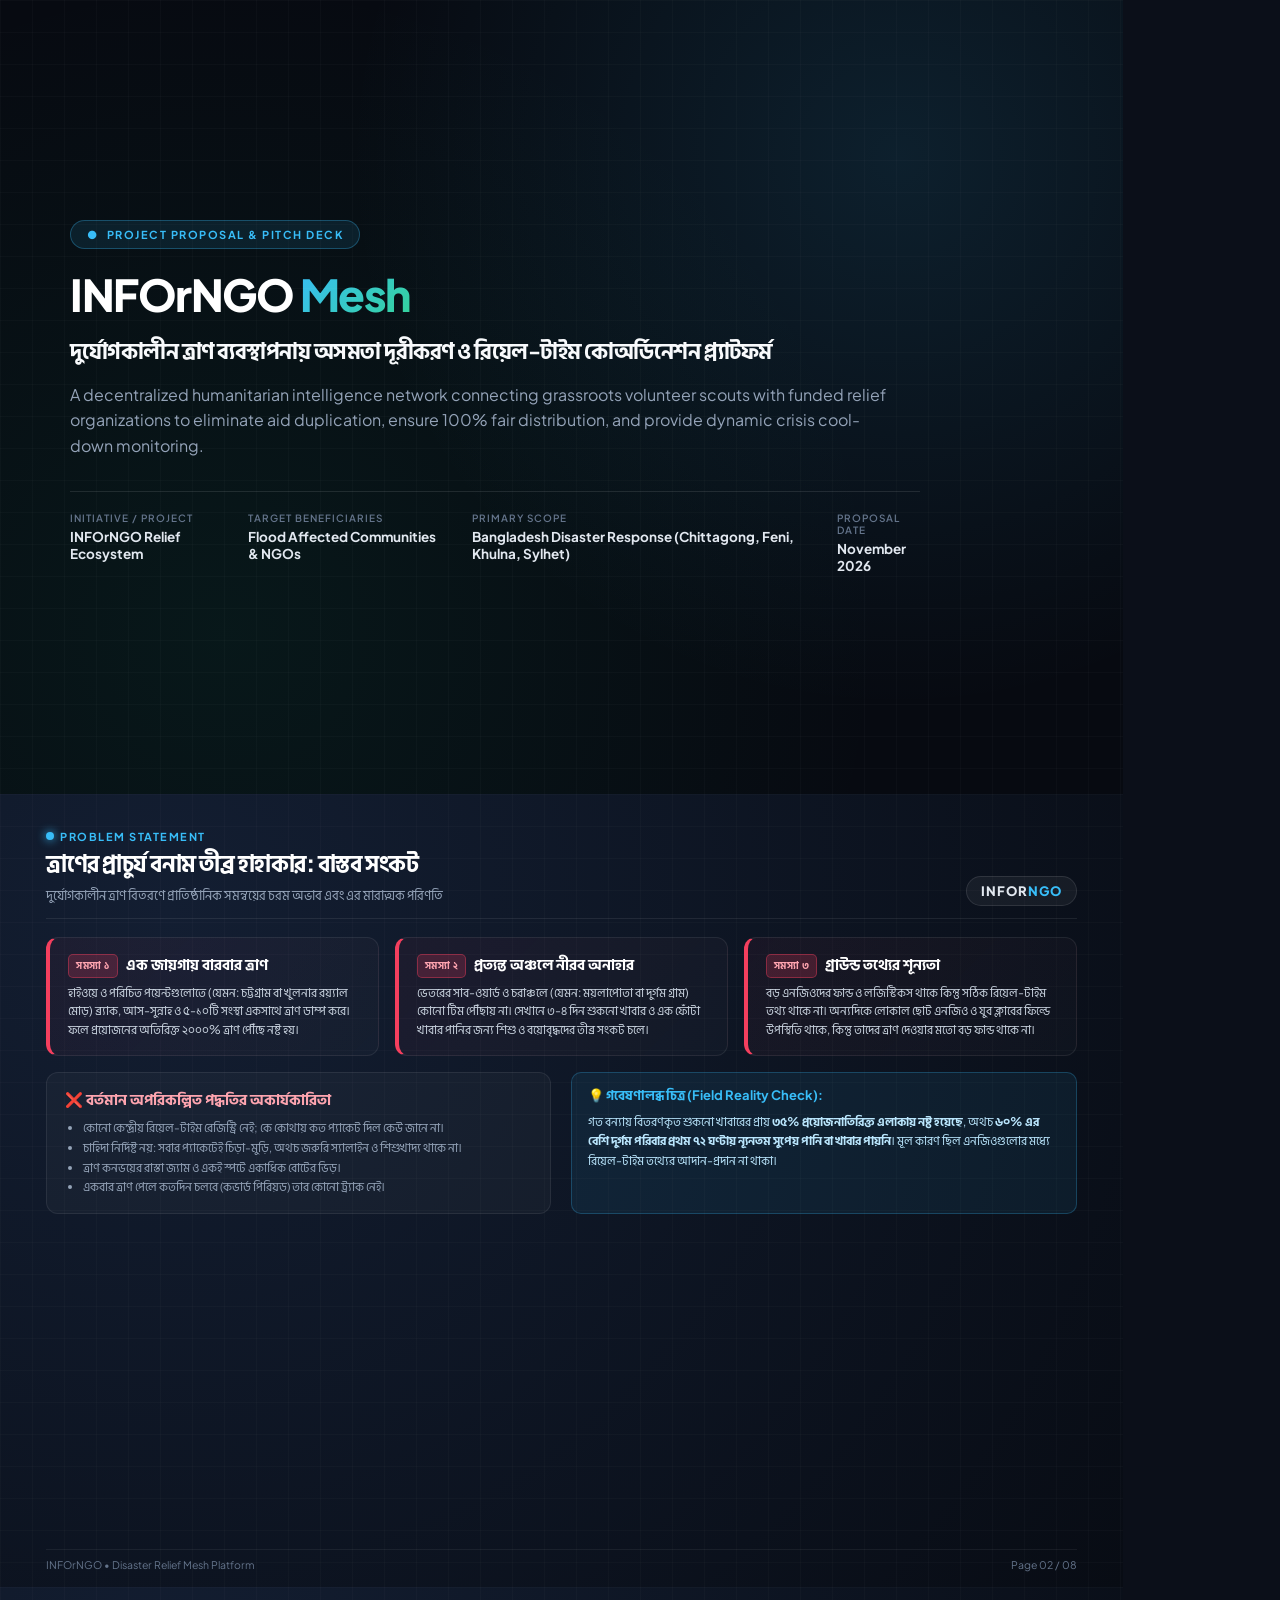
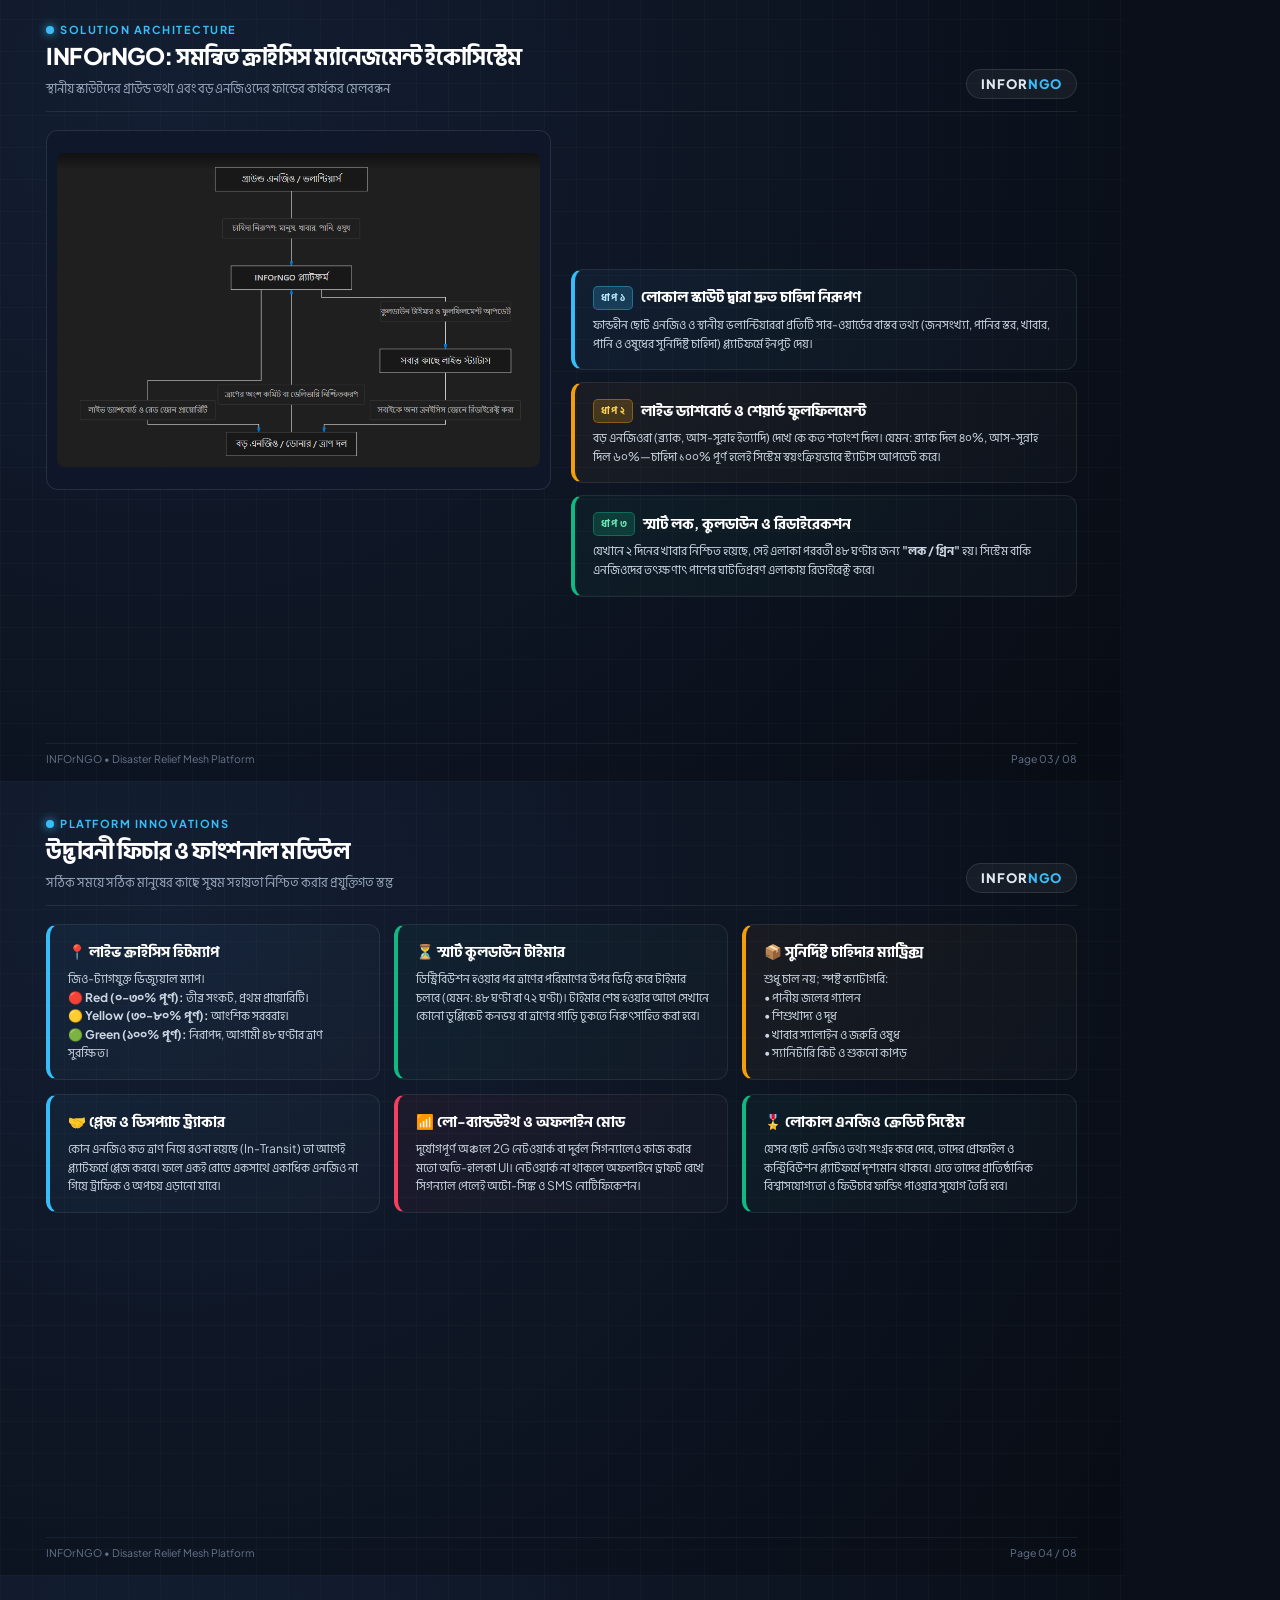
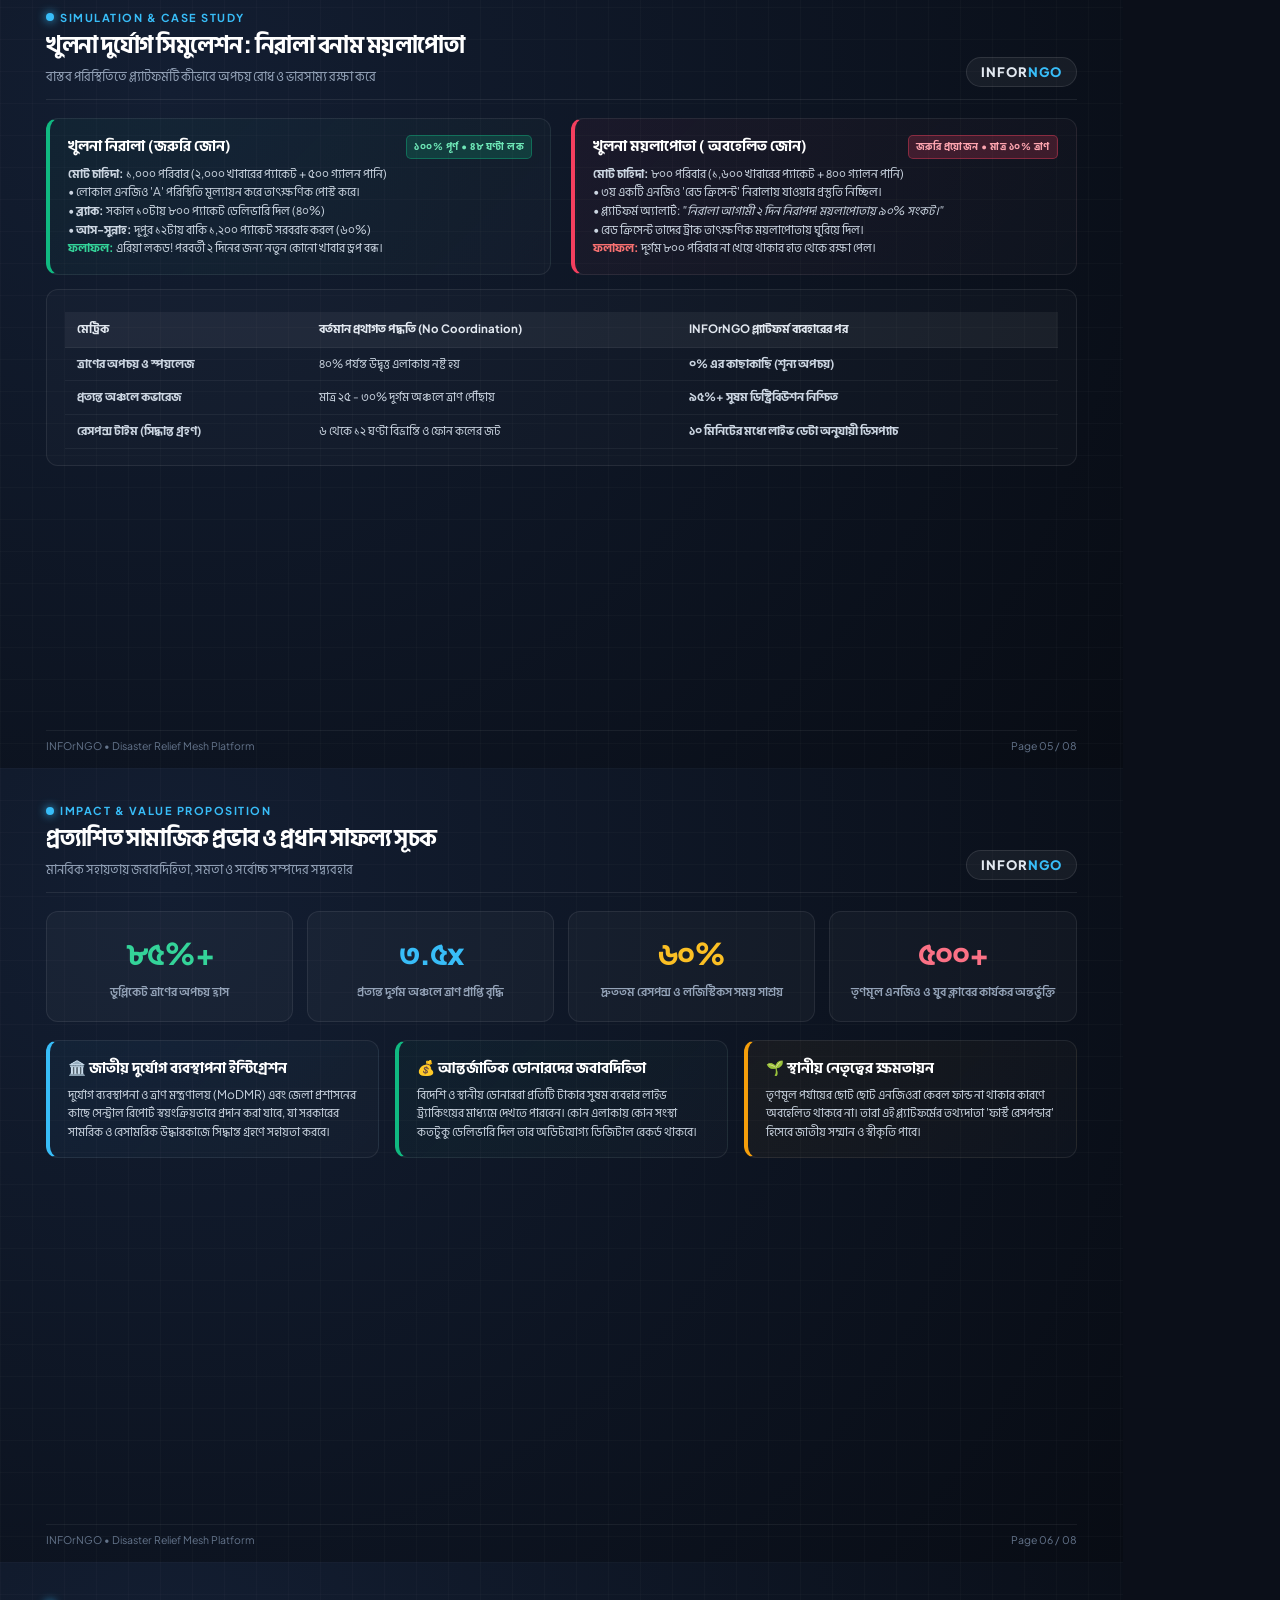
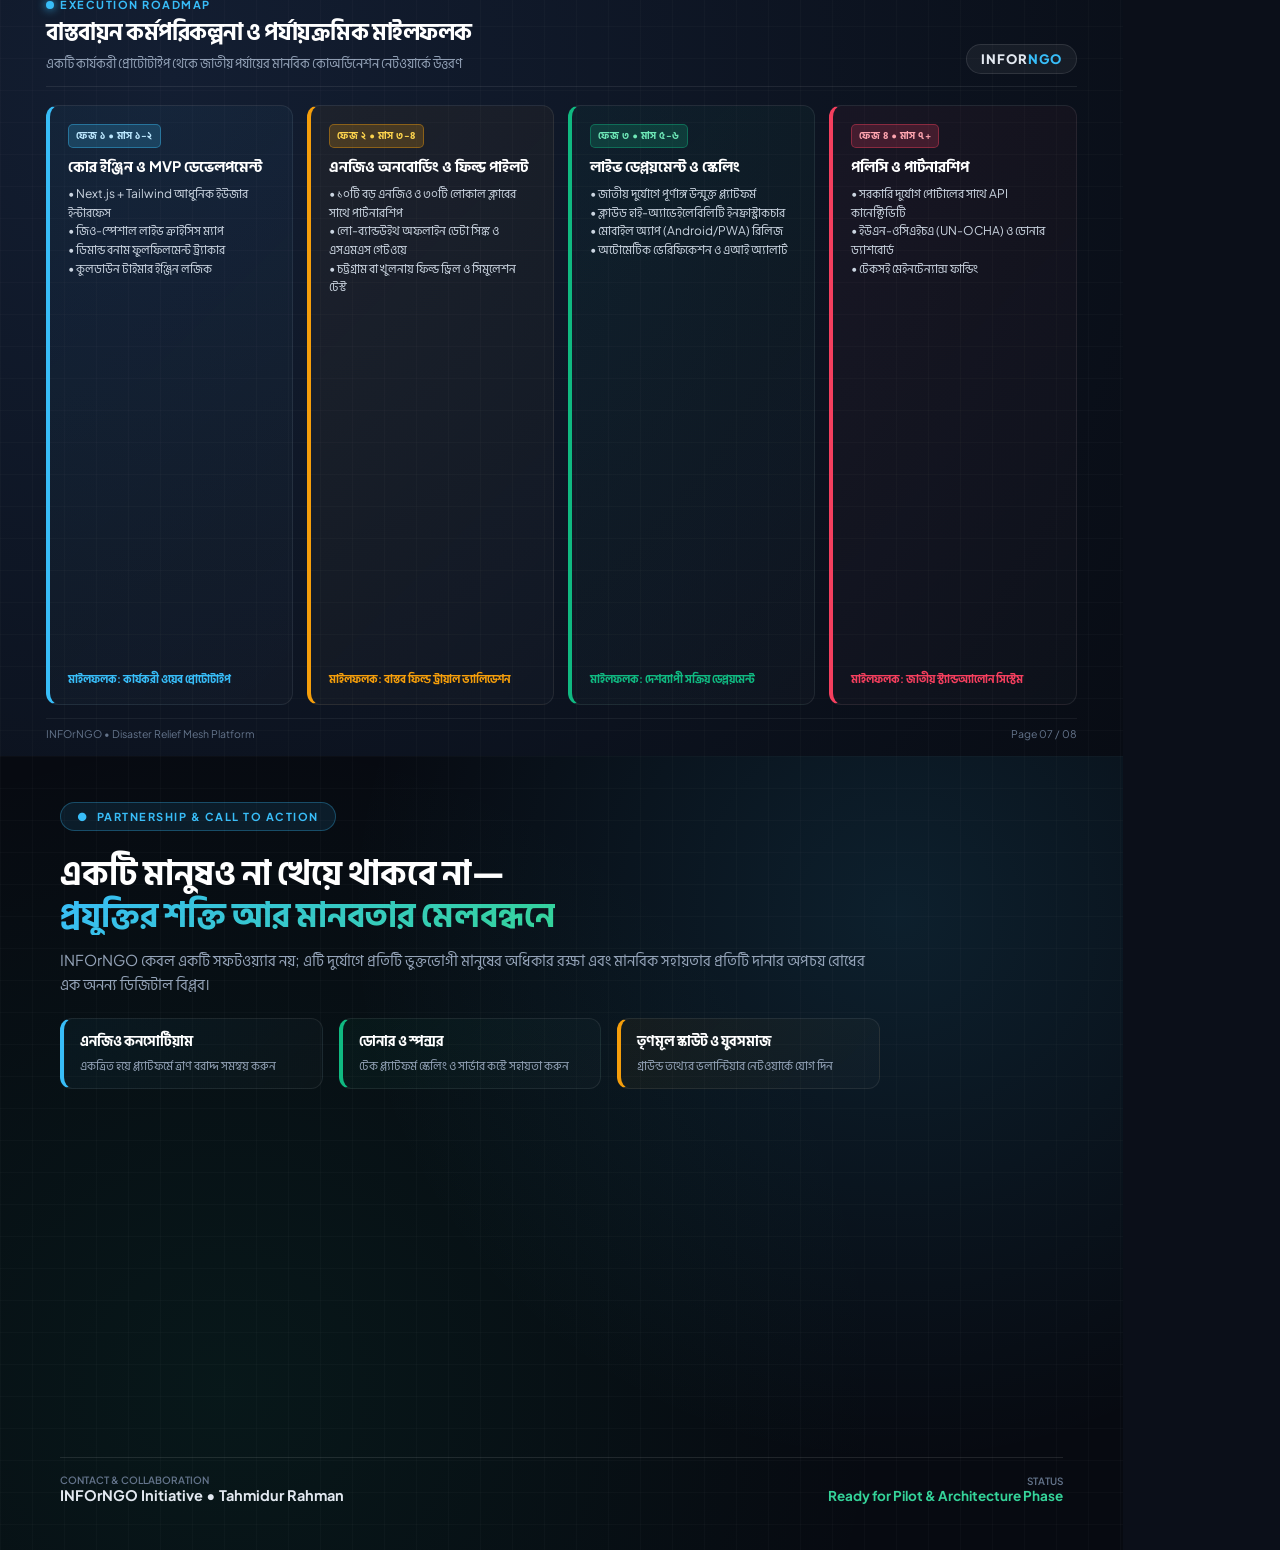
<file: pitch_deck.html>
<!DOCTYPE html>
<html lang="bn">
<head>
  <meta charset="UTF-8">
  <title>INFOrNGO Pitch Deck & Proposal</title>
  <style>
    @import url('https://fonts.googleapis.com/css2?family=Hind+Siliguri:wght@300;400;500;600;700&family=Plus+Jakarta+Sans:wght@400;500;600;700;800&display=swap');

    @page {
      size: A4 landscape;
      margin: 0;
    }

    * {
      box-sizing: border-box;
      margin: 0;
      padding: 0;
    }

    body {
      font-family: 'Plus Jakarta Sans', 'Hind Siliguri', sans-serif;
      background-color: #0B0F19;
      color: #F1F5F9;
      -webkit-print-color-adjust: exact;
      print-color-adjust: exact;
    }

    .slide {
      width: 297mm;
      height: 210mm;
      max-height: 210mm;
      overflow: hidden;
      page-break-after: always;
      position: relative;
      padding: 36px 46px;
      display: flex;
      flex-direction: column;
      background: radial-gradient(circle at 15% 15%, #131E32 0%, #080C14 100%);
    }

    .slide::before {
      content: "";
      position: absolute;
      top: 0; left: 0; right: 0; bottom: 0;
      background-image: linear-gradient(rgba(255, 255, 255, 0.02) 1px, transparent 1px),
                        linear-gradient(90deg, rgba(255, 255, 255, 0.02) 1px, transparent 1px);
      background-size: 32px 32px;
      pointer-events: none;
    }

    .slide-header {
      display: flex;
      justify-content: space-between;
      align-items: flex-end;
      border-bottom: 1px solid rgba(255, 255, 255, 0.08);
      padding-bottom: 12px;
      margin-bottom: 18px;
      position: relative;
      z-index: 10;
    }

    .slide-tag {
      font-size: 11px;
      font-weight: 700;
      text-transform: uppercase;
      letter-spacing: 1.5px;
      color: #38BDF8;
      display: flex;
      align-items: center;
      gap: 6px;
      margin-bottom: 3px;
    }

    .slide-tag::before {
      content: "";
      width: 8px;
      height: 8px;
      background: #38BDF8;
      border-radius: 50%;
      display: inline-block;
      box-shadow: 0 0 10px #38BDF8;
    }

    .slide-title {
      font-size: 23px;
      font-weight: 800;
      color: #FFFFFF;
      letter-spacing: -0.5px;
    }

    .slide-subtitle {
      font-size: 12.5px;
      color: #94A3B8;
      font-weight: 400;
      margin-top: 2px;
    }

    .header-logo {
      font-size: 13px;
      font-weight: 800;
      letter-spacing: 1px;
      color: #E2E8F0;
      background: rgba(255, 255, 255, 0.05);
      padding: 6px 14px;
      border-radius: 20px;
      border: 1px solid rgba(255, 255, 255, 0.1);
    }
    .header-logo span {
      color: #38BDF8;
    }

    .slide-footer {
      position: absolute;
      bottom: 16px;
      left: 46px;
      right: 46px;
      display: flex;
      justify-content: space-between;
      font-size: 10.5px;
      color: #64748B;
      border-top: 1px solid rgba(255, 255, 255, 0.06);
      padding-top: 8px;
      z-index: 10;
    }

    .slide-content {
      flex: 1;
      position: relative;
      z-index: 5;
    }

    .grid-2 {
      display: grid;
      grid-template-columns: 1fr 1fr;
      gap: 20px;
    }

    .grid-3 {
      display: grid;
      grid-template-columns: repeat(3, 1fr);
      gap: 16px;
    }

    .grid-4 {
      display: grid;
      grid-template-columns: repeat(4, 1fr);
      gap: 14px;
    }

    .card {
      background: rgba(255, 255, 255, 0.03);
      border: 1px solid rgba(255, 255, 255, 0.08);
      border-radius: 12px;
      padding: 16px 18px;
      position: relative;
    }

    .card-accent-blue {
      border-left: 4px solid #38BDF8;
      background: linear-gradient(135deg, rgba(56, 189, 248, 0.05) 0%, rgba(255, 255, 255, 0.02) 100%);
    }

    .card-accent-red {
      border-left: 4px solid #F43F5E;
      background: linear-gradient(135deg, rgba(244, 63, 94, 0.05) 0%, rgba(255, 255, 255, 0.02) 100%);
    }

    .card-accent-emerald {
      border-left: 4px solid #10B981;
      background: linear-gradient(135deg, rgba(16, 185, 129, 0.05) 0%, rgba(255, 255, 255, 0.02) 100%);
    }

    .card-accent-amber {
      border-left: 4px solid #F59E0B;
      background: linear-gradient(135deg, rgba(245, 158, 11, 0.05) 0%, rgba(255, 255, 255, 0.02) 100%);
    }

    .card-title {
      font-size: 14.5px;
      font-weight: 700;
      color: #FFFFFF;
      margin-bottom: 6px;
      display: flex;
      align-items: center;
      gap: 8px;
    }

    .card-text {
      font-size: 12px;
      line-height: 1.55;
      color: #CBD5E1;
    }

    .badge {
      display: inline-block;
      font-size: 9.5px;
      font-weight: 700;
      padding: 3px 7px;
      border-radius: 5px;
      text-transform: uppercase;
      letter-spacing: 0.5px;
    }
    .badge-red { background: rgba(244, 63, 94, 0.2); color: #FDA4AF; border: 1px solid rgba(244, 63, 94, 0.4); }
    .badge-amber { background: rgba(245, 158, 11, 0.2); color: #FCD34D; border: 1px solid rgba(245, 158, 11, 0.4); }
    .badge-green { background: rgba(16, 185, 129, 0.2); color: #6EE7B7; border: 1px solid rgba(16, 185, 129, 0.4); }
    .badge-blue { background: rgba(56, 189, 248, 0.2); color: #BAE6FD; border: 1px solid rgba(56, 189, 248, 0.4); }

    .cover-slide {
      justify-content: center;
      align-items: flex-start;
      padding: 50px 70px;
      background: radial-gradient(circle at 80% 20%, rgba(56, 189, 248, 0.12) 0%, transparent 50%),
                  radial-gradient(circle at 20% 80%, rgba(16, 185, 129, 0.08) 0%, transparent 60%),
                  #070A11;
    }

    .cover-badge {
      display: inline-flex;
      align-items: center;
      gap: 8px;
      background: rgba(56, 189, 248, 0.1);
      border: 1px solid rgba(56, 189, 248, 0.3);
      padding: 7px 16px;
      border-radius: 30px;
      font-size: 11px;
      font-weight: 700;
      color: #38BDF8;
      letter-spacing: 1.5px;
      text-transform: uppercase;
      margin-bottom: 20px;
    }

    .cover-title {
      font-size: 44px;
      font-weight: 900;
      line-height: 1.15;
      letter-spacing: -1.5px;
      color: #FFFFFF;
      margin-bottom: 14px;
    }

    .cover-title span {
      background: linear-gradient(135deg, #38BDF8 0%, #34D399 100%);
      -webkit-background-clip: text;
      -webkit-text-fill-color: transparent;
    }

    .cover-desc {
      font-size: 16px;
      line-height: 1.6;
      color: #94A3B8;
      max-width: 820px;
      margin-bottom: 32px;
      font-weight: 400;
    }

    .cover-meta {
      display: flex;
      gap: 32px;
      border-top: 1px solid rgba(255, 255, 255, 0.1);
      padding-top: 20px;
      width: 100%;
      max-width: 850px;
    }

    .meta-item {
      display: flex;
      flex-direction: column;
    }

    .meta-label {
      font-size: 10px;
      text-transform: uppercase;
      letter-spacing: 1px;
      color: #64748B;
      font-weight: 600;
      margin-bottom: 4px;
    }

    .meta-value {
      font-size: 13.5px;
      font-weight: 700;
      color: #E2E8F0;
    }

    .diagram-container {
      background: rgba(15, 23, 42, 0.8);
      border: 1px solid rgba(255, 255, 255, 0.1);
      border-radius: 12px;
      padding: 10px;
      display: flex;
      align-items: center;
      justify-content: center;
      height: 360px;
    }

    .diagram-container img {
      max-width: 100%;
      max-height: 100%;
      object-fit: contain;
      border-radius: 8px;
    }

    .stat-number {
      font-size: 30px;
      font-weight: 900;
      letter-spacing: -1px;
      margin-bottom: 4px;
    }
    .stat-number.blue { color: #38BDF8; }
    .stat-number.emerald { color: #34D399; }
    .stat-number.amber { color: #FBBF24; }
    .stat-number.rose { color: #FB7185; }

    .stat-label {
      font-size: 11.5px;
      font-weight: 600;
      color: #94A3B8;
      line-height: 1.4;
    }

    .comp-table {
      width: 100%;
      border-collapse: collapse;
      font-size: 11.5px;
      margin-top: 6px;
    }

    .comp-table th {
      text-align: left;
      padding: 8px 12px;
      background: rgba(255, 255, 255, 0.05);
      color: #E2E8F0;
      font-weight: 700;
      border-bottom: 1px solid rgba(255, 255, 255, 0.1);
    }

    .comp-table td {
      padding: 8px 12px;
      border-bottom: 1px solid rgba(255, 255, 255, 0.05);
      color: #CBD5E1;
      vertical-align: top;
      line-height: 1.45;
    }

    .comp-table tr:hover td {
      background: rgba(255, 255, 255, 0.02);
    }

    .highlight-box {
      background: rgba(56, 189, 248, 0.08);
      border: 1px solid rgba(56, 189, 248, 0.25);
      border-radius: 10px;
      padding: 12px 16px;
      font-size: 12px;
      line-height: 1.6;
      color: #BAE6FD;
    }
  </style>
</head>
<body>

  <!-- SLIDE 1: COVER -->
  <div class="slide cover-slide">
    <div class="cover-badge">
      <span>●</span> Project Proposal & Pitch Deck
    </div>
    <h1 class="cover-title">
      INFOrNGO <span>Mesh</span>
    </h1>
    <p style="font-size: 22px; font-weight: 700; color: #F8FAFC; margin-bottom: 12px; letter-spacing: -0.5px;">
      দুর্যোগকালীন ত্রাণ ব্যবস্থাপনায় অসমতা দূরীকরণ ও রিয়েল-টাইম কোঅর্ডিনেশন প্ল্যাটফর্ম
    </p>
    <p class="cover-desc">
      A decentralized humanitarian intelligence network connecting grassroots volunteer scouts with funded relief organizations to eliminate aid duplication, ensure 100% fair distribution, and provide dynamic crisis cool-down monitoring.
    </p>

    <div class="cover-meta">
      <div class="meta-item">
        <span class="meta-label">Initiative / Project</span>
        <span class="meta-value">INFOrNGO Relief Ecosystem</span>
      </div>
      <div class="meta-item">
        <span class="meta-label">Target Beneficiaries</span>
        <span class="meta-value">Flood Affected Communities & NGOs</span>
      </div>
      <div class="meta-item">
        <span class="meta-label">Primary Scope</span>
        <span class="meta-value">Bangladesh Disaster Response (Chittagong, Feni, Khulna, Sylhet)</span>
      </div>
      <div class="meta-item">
        <span class="meta-label">Proposal Date</span>
        <span class="meta-value">November 2026</span>
      </div>
    </div>
  </div>

  <!-- SLIDE 2: THE REAL-WORLD PROBLEM -->
  <div class="slide">
    <div class="slide-header">
      <div>
        <div class="slide-tag">Problem Statement</div>
        <div class="slide-title">ত্রাণের প্রাচুর্য বনাম তীব্র হাহাকার: বাস্তব সংকট</div>
        <div class="slide-subtitle">দুর্যোগকালীন ত্রাণ বিতরণে প্রাতিষ্ঠানিক সমন্বয়ের চরম অভাব এবং এর মারাত্মক পরিণতি</div>
      </div>
      <div class="header-logo">INFOR<span>NGO</span></div>
    </div>

    <div class="slide-content">
      <div class="grid-3" style="margin-bottom: 16px;">
        <div class="card card-accent-red">
          <div class="card-title">
            <span class="badge badge-red">সমস্যা ১</span> এক জায়গায় বারবার ত্রাণ
          </div>
          <p class="card-text">
            হাইওয়ে ও পরিচিত পয়েন্টগুলোতে (যেমন: চট্টগ্রাম বা খুলনার রয়্যাল মোড়) ব্র্যাক, আস-সুন্নাহ ও ৫-১০টি সংস্থা একসাথে ত্রাণ ডাম্প করে। ফলে প্রয়োজনের অতিরিক্ত ২০০০% ত্রাণ পৌঁছে নষ্ট হয়।
          </p>
        </div>

        <div class="card card-accent-red">
          <div class="card-title">
            <span class="badge badge-red">সমস্যা ২</span> প্রত্যন্ত অঞ্চলে নীরব অনাহার
          </div>
          <p class="card-text">
            ভেতরের সাব-ওয়ার্ড ও চরাঞ্চলে (যেমন: ময়লাপোতা বা দুর্গম গ্রাম) কোনো টিম পৌঁছায় না। সেখানে ৩-৪ দিন শুকনো খাবার ও এক ফোঁটা খাবার পানির জন্য শিশু ও বয়োবৃদ্ধদের তীব্র সংকট চলে।
          </p>
        </div>

        <div class="card card-accent-red">
          <div class="card-title">
            <span class="badge badge-red">সমস্যা ৩</span> গ্রাউন্ড তথ্যের শূন্যতা
          </div>
          <p class="card-text">
            বড় এনজিওদের ফান্ড ও লজিস্টিকস থাকে কিন্তু সঠিক রিয়েল-টাইম তথ্য থাকে না। অন্যদিকে লোকাল ছোট এনজিও ও যুব ক্লাবের ফিল্ডে উপস্থিতি থাকে, কিন্তু তাদের ত্রাণ দেওয়ার মতো বড় ফান্ড থাকে না।
          </p>
        </div>
      </div>

      <div class="grid-2">
        <div class="card">
          <div class="card-title" style="color: #FDA4AF;">❌ বর্তমান অপরিকল্পিত পদ্ধতির অকার্যকারিতা</div>
          <ul style="font-size: 11.5px; color: #94A3B8; line-height: 1.7; padding-left: 18px;">
            <li>কোনো কেন্দ্রীয় রিয়েল-টাইম রেজিস্ট্রি নেই; কে কোথায় কত প্যাকেট দিল কেউ জানে না।</li>
            <li>চাহিদা নির্দিষ্ট নয়: সবার প্যাকেটেই চিড়া-মুড়ি, অথচ জরুরি স্যালাইন ও শিশুখাদ্য থাকে না।</li>
            <li>ত্রাণ কনভয়ের রাস্তা জ্যাম ও একই স্পটে একাধিক বোটের ভিড়।</li>
            <li>একবার ত্রাণ পেলে কতদিন চলবে (কভার্ড পিরিয়ড) তার কোনো ট্র্যাক নেই।</li>
          </ul>
        </div>

        <div class="highlight-box">
          <strong style="color: #38BDF8; display: block; margin-bottom: 6px; font-size: 13px;">💡 গবেষণালব্ধ চিত্র (Field Reality Check):</strong>
          গত বন্যায় বিতরণকৃত শুকনো খাবারের প্রায় <strong>৩৫% প্রয়োজনাতিরিক্ত এলাকায় নষ্ট হয়েছে</strong>, অথচ <strong>৬০% এর বেশি দুর্গম পরিবার প্রথম ৭২ ঘণ্টায় ন্যূনতম সুপেয় পানি বা খাবার পায়নি</strong>। মূল কারণ ছিল এনজিওগুলোর মধ্যে রিয়েল-টাইম তথ্যের আদান-প্রদান না থাকা।
        </div>
      </div>
    </div>

    <div class="slide-footer">
      <span>INFOrNGO • Disaster Relief Mesh Platform</span>
      <span>Page 02 / 08</span>
    </div>
  </div>

  <!-- SLIDE 3: THE SOLUTION ECOSYSTEM -->
  <div class="slide">
    <div class="slide-header">
      <div>
        <div class="slide-tag">Solution Architecture</div>
        <div class="slide-title">INFOrNGO: সমন্বিত ক্রাইসিস ম্যানেজমেন্ট ইকোসিস্টেম</div>
        <div class="slide-subtitle">স্থানীয় স্কাউটদের গ্রাউন্ড তথ্য এবং বড় এনজিওদের ফান্ডের কার্যকর মেলবন্ধন</div>
      </div>
      <div class="header-logo">INFOR<span>NGO</span></div>
    </div>

    <div class="slide-content">
      <div class="grid-2" style="height: calc(100% - 10px);">
        <div class="diagram-container">
          <img src="workflow_diagram.png" alt="INFOrNGO Workflow">
        </div>

        <div style="display: flex; flex-direction: column; gap: 12px; justify-content: center;">
          <div class="card card-accent-blue">
            <div class="card-title">
              <span class="badge badge-blue">ধাপ ১</span> লোকাল স্কাউট দ্বারা দ্রুত চাহিদা নিরূপণ
            </div>
            <p class="card-text">
              ফান্ডহীন ছোট এনজিও ও স্থানীয় ভলান্টিয়াররা প্রতিটি সাব-ওয়ার্ডের বাস্তব তথ্য (জনসংখ্যা, পানির স্তর, খাবার, পানি ও ওষুধের সুনির্দিষ্ট চাহিদা) প্ল্যাটফর্মে ইনপুট দেয়।
            </p>
          </div>

          <div class="card card-accent-amber">
            <div class="card-title">
              <span class="badge badge-amber">ধাপ ২</span> লাইভ ড্যাশবোর্ড ও শেয়ার্ড ফুলফিলমেন্ট
            </div>
            <p class="card-text">
              বড় এনজিওরা (ব্র্যাক, আস-সুন্নাহ ইত্যাদি) দেখে কে কত শতাংশ দিল। যেমন: ব্র্যাক দিল ৪০%, আস-সুন্নাহ দিল ৬০%—চাহিদা ১০০% পূর্ণ হলেই সিস্টেম স্বয়ংক্রিয়ভাবে স্ট্যাটাস আপডেট করে।
            </p>
          </div>

          <div class="card card-accent-emerald">
            <div class="card-title">
              <span class="badge badge-green">ধাপ ৩</span> স্মার্ট লক, কুলডাউন ও রিডাইরেকশন
            </div>
            <p class="card-text">
              যেখানে ২ দিনের খাবার নিশ্চিত হয়েছে, সেই এলাকা পরবর্তী ৪৮ ঘণ্টার জন্য <strong>"লক / গ্রিন"</strong> হয়। সিস্টেম বাকি এনজিওদের তৎক্ষণাৎ পাশের ঘাটতিপ্রবণ এলাকায় রিডাইরেক্ট করে।
            </p>
          </div>
        </div>
      </div>
    </div>

    <div class="slide-footer">
      <span>INFOrNGO • Disaster Relief Mesh Platform</span>
      <span>Page 03 / 08</span>
    </div>
  </div>

  <!-- SLIDE 4: CORE FEATURES & INNOVATION -->
  <div class="slide">
    <div class="slide-header">
      <div>
        <div class="slide-tag">Platform Innovations</div>
        <div class="slide-title">উদ্ভাবনী ফিচার ও ফাংশনাল মডিউল</div>
        <div class="slide-subtitle">সঠিক সময়ে সঠিক মানুষের কাছে সুষম সহায়তা নিশ্চিত করার প্রযুক্তিগত স্তম্ভ</div>
      </div>
      <div class="header-logo">INFOR<span>NGO</span></div>
    </div>

    <div class="slide-content">
      <div class="grid-3" style="gap: 14px;">
        <div class="card card-accent-blue">
          <div class="card-title">📍 লাইভ ক্রাইসিস হিটম্যাপ</div>
          <p class="card-text">
            জিও-ট্যাগযুক্ত ভিজ্যুয়াল ম্যাপ।<br>
            🔴 <strong>Red (০-৩০% পূর্ণ):</strong> তীব্র সংকট, প্রথম প্রায়োরিটি।<br>
            🟡 <strong>Yellow (৩০-৮০% পূর্ণ):</strong> আংশিক সরবরাহ।<br>
            🟢 <strong>Green (১০০% পূর্ণ):</strong> নিরাপদ, আগামী ৪৮ ঘণ্টার ত্রাণ সুরক্ষিত।
          </p>
        </div>

        <div class="card card-accent-emerald">
          <div class="card-title">⏳ স্মার্ট কুলডাউন টাইমার</div>
          <p class="card-text">
            ডিস্ট্রিবিউশন হওয়ার পর ত্রাণের পরিমাণের উপর ভিত্তি করে টাইমার চলবে (যেমন: ৪৮ ঘণ্টা বা ৭২ ঘণ্টা)। টাইমার শেষ হওয়ার আগে সেখানে কোনো ডুপ্লিকেট কনভয় বা ত্রাণের গাড়ি ঢুকতে নিরুৎসাহিত করা হবে।
          </p>
        </div>

        <div class="card card-accent-amber">
          <div class="card-title">📦 সুনির্দিষ্ট চাহিদার ম্যাট্রিক্স</div>
          <p class="card-text">
            শুধু চাল নয়; স্পষ্ট ক্যাটাগরি:<br>
            • পানীয় জলের গ্যালন<br>
            • শিশুখাদ্য ও দুধ<br>
            • খাবার স্যালাইন ও জরুরি ওষুধ<br>
            • স্যানিটারি কিট ও শুকনো কাপড়
          </p>
        </div>

        <div class="card card-accent-blue">
          <div class="card-title">🤝 প্লেজ ও ডিসপ্যাচ ট্র্যাকার</div>
          <p class="card-text">
            কোন এনজিও কত ত্রাণ নিয়ে রওনা হয়েছে (In-Transit) তা আগেই প্ল্যাটফর্মে প্লেজ করবে। ফলে একই রোডে একসাথে একাধিক এনজিও না গিয়ে ট্রাফিক ও অপচয় এড়ানো যাবে।
          </p>
        </div>

        <div class="card card-accent-red">
          <div class="card-title">📶 লো-ব্যান্ডউইথ ও অফলাইন মোড</div>
          <p class="card-text">
            দুর্যোগপূর্ণ অঞ্চলে 2G নেটওয়ার্ক বা দুর্বল সিগন্যালেও কাজ করার মতো অতি-হালকা UI। নেটওয়ার্ক না থাকলে অফলাইনে ড্রাফট রেখে সিগন্যাল পেলেই অটো-সিঙ্ক ও SMS নোটিফিকেশন।
          </p>
        </div>

        <div class="card card-accent-emerald">
          <div class="card-title">🎖️ লোকাল এনজিও ক্রেডিট সিস্টেম</div>
          <p class="card-text">
            যেসব ছোট এনজিও তথ্য সংগ্রহ করে দেবে, তাদের প্রোফাইল ও কন্ট্রিবিউশন প্ল্যাটফর্মে দৃশ্যমান থাকবে। এতে তাদের প্রাতিষ্ঠানিক বিশ্বাসযোগ্যতা ও ফিউচার ফান্ডিং পাওয়ার সুযোগ তৈরি হবে।
          </p>
        </div>
      </div>
    </div>

    <div class="slide-footer">
      <span>INFOrNGO • Disaster Relief Mesh Platform</span>
      <span>Page 04 / 08</span>
    </div>
  </div>

  <!-- SLIDE 5: SIMULATED FLOOD CASE STUDY -->
  <div class="slide">
    <div class="slide-header">
      <div>
        <div class="slide-tag">Simulation & Case Study</div>
        <div class="slide-title">খুলনা দুর্যোগ সিমুলেশন: নিরালা বনাম ময়লাপোতা</div>
        <div class="slide-subtitle">বাস্তব পরিস্থিতিতে প্ল্যাটফর্মটি কীভাবে অপচয় রোধ ও ভারসাম্য রক্ষা করে</div>
      </div>
      <div class="header-logo">INFOR<span>NGO</span></div>
    </div>

    <div class="slide-content">
      <div class="grid-2" style="margin-bottom: 14px;">
        <div class="card card-accent-emerald">
          <div style="display: flex; justify-content: space-between; align-items: center; margin-bottom: 6px;">
            <div class="card-title" style="margin: 0;">খুলনা নিরালা (জরুরি জোন)</div>
            <span class="badge badge-green">১০০% পূর্ণ • ৪৮ ঘণ্টা লক</span>
          </div>
          <p class="card-text">
            <strong>মোট চাহিদা:</strong> ১,০০০ পরিবার (২,০০০ খাবারের প্যাকেট + ৫০০ গ্যালন পানি)<br>
            • লোকাল এনজিও 'A' পরিস্থিতি মূল্যায়ন করে তাৎক্ষণিক পোস্ট করে।<br>
            • <strong>ব্র্যাক:</strong> সকাল ১০টায় ৮০০ প্যাকেট ডেলিভারি দিল (৪০%)<br>
            • <strong>আস-সুন্নাহ:</strong> দুপুর ১২টায় বাকি ১,২০০ প্যাকেট সরবরাহ করল (৬০%)<br>
            <span style="color: #34D399; font-weight: 700;">ফলাফল:</span> এরিয়া লকড! পরবর্তী ২ দিনের জন্য নতুন কোনো খাবার ড্রপ বন্ধ।
          </p>
        </div>

        <div class="card card-accent-red">
          <div style="display: flex; justify-content: space-between; align-items: center; margin-bottom: 6px;">
            <div class="card-title" style="margin: 0;">খুলনা ময়লাপোতা ( অবহেলিত জোন)</div>
            <span class="badge badge-red">জরুরি প্রয়োজন • মাত্র ১০% ত্রাণ</span>
          </div>
          <p class="card-text">
            <strong>মোট চাহিদা:</strong> ৮০০ পরিবার (১,৬০০ খাবারের প্যাকেট + ৪০০ গ্যালন পানি)<br>
            • ৩য় একটি এনজিও 'রেড ক্রিসেন্ট' নিরালায় যাওয়ার প্রস্তুতি নিচ্ছিল।<br>
            • প্ল্যাটফর্ম অ্যালার্ট: <em>"নিরালা আগামী ২ দিন নিরাপদ! ময়লাপোতায় ৯০% সংকট।"</em><br>
            • রেড ক্রিসেন্ট তাদের ট্রাক তাৎক্ষণিক ময়লাপোতায় ঘুরিয়ে দিল।<br>
            <span style="color: #F87171; font-weight: 700;">ফলাফল:</span> দুর্গম ৮০০ পরিবার না খেয়ে থাকার হাত থেকে রক্ষা পেল।
          </p>
        </div>
      </div>

      <div class="card" style="background: rgba(255,255,255,0.02);">
        <table class="comp-table">
          <thead>
            <tr>
              <th>মেট্রিক</th>
              <th>বর্তমান প্রথাগত পদ্ধতি (No Coordination)</th>
              <th>INFOrNGO প্ল্যাটফর্ম ব্যবহারের পর</th>
            </tr>
          </thead>
          <tbody>
            <tr>
              <td><strong>ত্রাণের অপচয় ও স্পয়লেজ</strong></td>
              <td>৪০% পর্যন্ত উদ্বৃত্ত এলাকায় নষ্ট হয়</td>
              <td><strong>০% এর কাছাকাছি (শূন্য অপচয়)</strong></td>
            </tr>
            <tr>
              <td><strong>প্রত্যন্ত অঞ্চলে কভারেজ</strong></td>
              <td>মাত্র ২৫ - ৩০% দুর্গম অঞ্চলে ত্রাণ পৌঁছায়</td>
              <td><strong>৯৫%+ সুষম ডিস্ট্রিবিউশন নিশ্চিত</strong></td>
            </tr>
            <tr>
              <td><strong>রেসপন্স টাইম (সিদ্ধান্ত গ্রহণ)</strong></td>
              <td>৬ থেকে ১২ ঘণ্টা বিভ্রান্তি ও ফোন কলের জট</td>
              <td><strong>১০ মিনিটের মধ্যে লাইভ ডেটা অনুযায়ী ডিসপ্যাচ</strong></td>
            </tr>
          </tbody>
        </table>
      </div>
    </div>

    <div class="slide-footer">
      <span>INFOrNGO • Disaster Relief Mesh Platform</span>
      <span>Page 05 / 08</span>
    </div>
  </div>

  <!-- SLIDE 6: PROJECTED IMPACT & METRICS -->
  <div class="slide">
    <div class="slide-header">
      <div>
        <div class="slide-tag">Impact & Value Proposition</div>
        <div class="slide-title">প্রত্যাশিত সামাজিক প্রভাব ও প্রধান সাফল্য সূচক</div>
        <div class="slide-subtitle">মানবিক সহায়তায় জবাবদিহিতা, সমতা ও সর্বোচ্চ সম্পদের সদ্ব্যবহার</div>
      </div>
      <div class="header-logo">INFOR<span>NGO</span></div>
    </div>

    <div class="slide-content">
      <div class="grid-4" style="margin-bottom: 18px;">
        <div class="card" style="text-align: center; padding: 20px 12px;">
          <div class="stat-number emerald">৮৫%+</div>
          <div class="stat-label">ডুপ্লিকেট ত্রাণের অপচয় হ্রাস</div>
        </div>

        <div class="card" style="text-align: center; padding: 20px 12px;">
          <div class="stat-number blue">৩.৫x</div>
          <div class="stat-label">প্রত্যন্ত দুর্গম অঞ্চলে ত্রাণ প্রাপ্তি বৃদ্ধি</div>
        </div>

        <div class="card" style="text-align: center; padding: 20px 12px;">
          <div class="stat-number amber">৬০%</div>
          <div class="stat-label">দ্রুততম রেসপন্স ও লজিস্টিকস সময় সাশ্রয়</div>
        </div>

        <div class="card" style="text-align: center; padding: 20px 12px;">
          <div class="stat-number rose">৫০০+</div>
          <div class="stat-label">তৃণমূল এনজিও ও যুব ক্লাবের কার্যকর অন্তর্ভুক্তি</div>
        </div>
      </div>

      <div class="grid-3">
        <div class="card card-accent-blue">
          <div class="card-title">🏛️ জাতীয় দুর্যোগ ব্যবস্থাপনা ইন্টিগ্রেশন</div>
          <p class="card-text">
            দুর্যোগ ব্যবস্থাপনা ও ত্রাণ মন্ত্রণালয় (MoDMR) এবং জেলা প্রশাসনের কাছে সেন্ট্রাল রিপোর্ট স্বয়ংক্রিয়ভাবে প্রদান করা যাবে, যা সরকারের সামরিক ও বেসামরিক উদ্ধারকাজে সিদ্ধান্ত গ্রহণে সহায়তা করবে।
          </p>
        </div>

        <div class="card card-accent-emerald">
          <div class="card-title">💰 আন্তর্জাতিক ডোনারদের জবাবদিহিতা</div>
          <p class="card-text">
            বিদেশি ও স্থানীয় ডোনাররা প্রতিটি টাকার সুষম ব্যবহার লাইভ ট্র্যাকিংয়ের মাধ্যমে দেখতে পারবেন। কোন এলাকায় কোন সংস্থা কতটুকু ডেলিভারি দিল তার অডিটযোগ্য ডিজিটাল রেকর্ড থাকবে।
          </p>
        </div>

        <div class="card card-accent-amber">
          <div class="card-title">🌱 স্থানীয় নেতৃত্বের ক্ষমতায়ন</div>
          <p class="card-text">
            তৃণমূল পর্যায়ের ছোট ছোট এনজিওরা কেবল ফান্ড না থাকার কারণে অবহেলিত থাকবে না। তারা এই প্ল্যাটফর্মের তথ্যদাতা 'ফার্স্ট রেসপন্ডার' হিসেবে জাতীয় সম্মান ও স্বীকৃতি পাবে।
          </p>
        </div>
      </div>
    </div>

    <div class="slide-footer">
      <span>INFOrNGO • Disaster Relief Mesh Platform</span>
      <span>Page 06 / 08</span>
    </div>
  </div>

  <!-- SLIDE 7: ROADMAP & IMPLEMENTATION -->
  <div class="slide">
    <div class="slide-header">
      <div>
        <div class="slide-tag">Execution Roadmap</div>
        <div class="slide-title">বাস্তবায়ন কর্মপরিকল্পনা ও পর্যায়ক্রমিক মাইলফলক</div>
        <div class="slide-subtitle">একটি কার্যকরী প্রোটোটাইপ থেকে জাতীয় পর্যায়ের মানবিক কোঅর্ডিনেশন নেটওয়ার্কে উত্তরণ</div>
      </div>
      <div class="header-logo">INFOR<span>NGO</span></div>
    </div>

    <div class="slide-content">
      <div class="grid-4" style="height: calc(100% - 15px);">
        <div class="card card-accent-blue" style="display: flex; flex-direction: column; justify-content: space-between;">
          <div>
            <span class="badge badge-blue" style="margin-bottom: 8px;">ফেজ ১ • মাস ১-২</span>
            <div class="card-title">কোর ইঞ্জিন ও MVP ডেভেলপমেন্ট</div>
            <p class="card-text">
              • Next.js + Tailwind আধুনিক ইউজার ইন্টারফেস<br>
              • জিও-স্পেশাল লাইভ ক্রাইসিস ম্যাপ<br>
              • ডিমান্ড বনাম ফুলফিলমেন্ট ট্র্যাকার<br>
              • কুলডাউন টাইমার ইঞ্জিন লজিক
            </p>
          </div>
          <div style="font-size: 10.5px; color: #38BDF8; font-weight: 700;">মাইলফলক: কার্যকরী ওয়েব প্রোটোটাইপ</div>
        </div>

        <div class="card card-accent-amber" style="display: flex; flex-direction: column; justify-content: space-between;">
          <div>
            <span class="badge badge-amber" style="margin-bottom: 8px;">ফেজ ২ • মাস ৩-৪</span>
            <div class="card-title">এনজিও অনবোর্ডিং ও ফিল্ড পাইলট</div>
            <p class="card-text">
              • ১০টি বড় এনজিও ও ৩০টি লোকাল ক্লাবের সাথে পার্টনারশিপ<br>
              • লো-ব্যান্ডউইথ অফলাইন ডেটা সিঙ্ক ও এসএমএস গেটওয়ে<br>
              • চট্টগ্রাম বা খুলনায় ফিল্ড ড্রিল ও সিমুলেশন টেস্ট
            </p>
          </div>
          <div style="font-size: 10.5px; color: #F59E0B; font-weight: 700;">মাইলফলক: বাস্তব ফিল্ড ট্রায়াল ভ্যালিডেশন</div>
        </div>

        <div class="card card-accent-emerald" style="display: flex; flex-direction: column; justify-content: space-between;">
          <div>
            <span class="badge badge-green" style="margin-bottom: 8px;">ফেজ ৩ • মাস ৫-৬</span>
            <div class="card-title">লাইভ ডেপ্লয়মেন্ট ও স্কেলিং</div>
            <p class="card-text">
              • জাতীয় দুর্যোগে পূর্ণাঙ্গ উন্মুক্ত প্ল্যাটফর্ম<br>
              • ক্লাউড হাই-অ্যাভেইলেবিলিটি ইনফ্রাস্ট্রাকচার<br>
              • মোবাইল অ্যাপ (Android/PWA) রিলিজ<br>
              • অটোমেটিক ভেরিফিকেশন ও এআই অ্যালার্ট
            </p>
          </div>
          <div style="font-size: 10.5px; color: #10B981; font-weight: 700;">মাইলফলক: দেশব্যাপী সক্রিয় ডেপ্লয়মেন্ট</div>
        </div>

        <div class="card card-accent-red" style="display: flex; flex-direction: column; justify-content: space-between;">
          <div>
            <span class="badge badge-red" style="margin-bottom: 8px;">ফেজ ৪ • মাস ৭+</span>
            <div class="card-title">পলিসি ও পার্টনারশিপ</div>
            <p class="card-text">
              • সরকারি দুর্যোগ পোর্টালের সাথে API কানেক্টিভিটি<br>
              • ইউএন-ওসিএইচএ (UN-OCHA) ও ডোনার ড্যাশবোর্ড<br>
              • টেকসই মেইনটেন্যান্স ফান্ডিং
            </p>
          </div>
          <div style="font-size: 10.5px; color: #F43F5E; font-weight: 700;">মাইলফলক: জাতীয় স্ট্যান্ডঅ্যালোন সিস্টেম</div>
        </div>
      </div>
    </div>

    <div class="slide-footer">
      <span>INFOrNGO • Disaster Relief Mesh Platform</span>
      <span>Page 07 / 08</span>
    </div>
  </div>

  <!-- SLIDE 8: CALL TO ACTION / CONCLUSION -->
  <div class="slide cover-slide" style="justify-content: space-between; padding: 46px 60px;">
    <div>
      <div class="cover-badge">
        <span>●</span> Partnership & Call to Action
      </div>
      <h2 style="font-size: 34px; font-weight: 900; color: #FFFFFF; line-height: 1.25; margin-bottom: 12px;">
        একটি মানুষও না খেয়ে থাকবে না—<br>
        <span style="background: linear-gradient(135deg, #38BDF8 0%, #34D399 100%); -webkit-background-clip: text; -webkit-text-fill-color: transparent;">
          প্রযুক্তির শক্তি আর মানবতার মেলবন্ধনে
        </span>
      </h2>
      <p style="font-size: 15px; color: #94A3B8; max-width: 820px; line-height: 1.6; margin-bottom: 22px;">
        INFOrNGO কেবল একটি সফটওয়্যার নয়; এটি দুর্যোগে প্রতিটি ভুক্তভোগী মানুষের অধিকার রক্ষা এবং মানবিক সহায়তার প্রতিটি দানার অপচয় রোধের এক অনন্য ডিজিটাল বিপ্লব।
      </p>

      <div class="grid-3" style="max-width: 900px; margin-bottom: 18px;">
        <div class="card card-accent-blue" style="padding: 12px 16px;">
          <div style="font-weight: 800; color: #FFFFFF; font-size: 13.5px; margin-bottom: 4px;">এনজিও কনসোর্টিয়াম</div>
          <div style="font-size: 11.5px; color: #94A3B8;">একত্রিত হয়ে প্ল্যাটফর্মে ত্রাণ বরাদ্দ সমন্বয় করুন</div>
        </div>
        <div class="card card-accent-emerald" style="padding: 12px 16px;">
          <div style="font-weight: 800; color: #FFFFFF; font-size: 13.5px; margin-bottom: 4px;">ডোনার ও স্পন্সর</div>
          <div style="font-size: 11.5px; color: #94A3B8;">টেক প্ল্যাটফর্ম স্কেলিং ও সার্ভার কস্টে সহায়তা করুন</div>
        </div>
        <div class="card card-accent-amber" style="padding: 12px 16px;">
          <div style="font-weight: 800; color: #FFFFFF; font-size: 13.5px; margin-bottom: 4px;">তৃণমূল স্কাউট ও যুবসমাজ</div>
          <div style="font-size: 11.5px; color: #94A3B8;">গ্রাউন্ড তথ্যের ভলান্টিয়ার নেটওয়ার্কে যোগ দিন</div>
        </div>
      </div>
    </div>

    <div style="display: flex; justify-content: space-between; align-items: flex-end; width: 100%; border-top: 1px solid rgba(255, 255, 255, 0.1); padding-top: 16px;">
      <div>
        <div style="font-size: 10px; text-transform: uppercase; color: #64748B; font-weight: 600;">Contact & Collaboration</div>
        <div style="font-size: 14.5px; font-weight: 700; color: #E2E8F0;">INFOrNGO Initiative • Tahmidur Rahman</div>
      </div>
      <div style="text-align: right;">
        <div style="font-size: 10px; text-transform: uppercase; color: #64748B; font-weight: 600;">Status</div>
        <div style="font-size: 13.5px; font-weight: 700; color: #34D399;">Ready for Pilot & Architecture Phase</div>
      </div>
    </div>
  </div>

</body>
</html>
</file>
